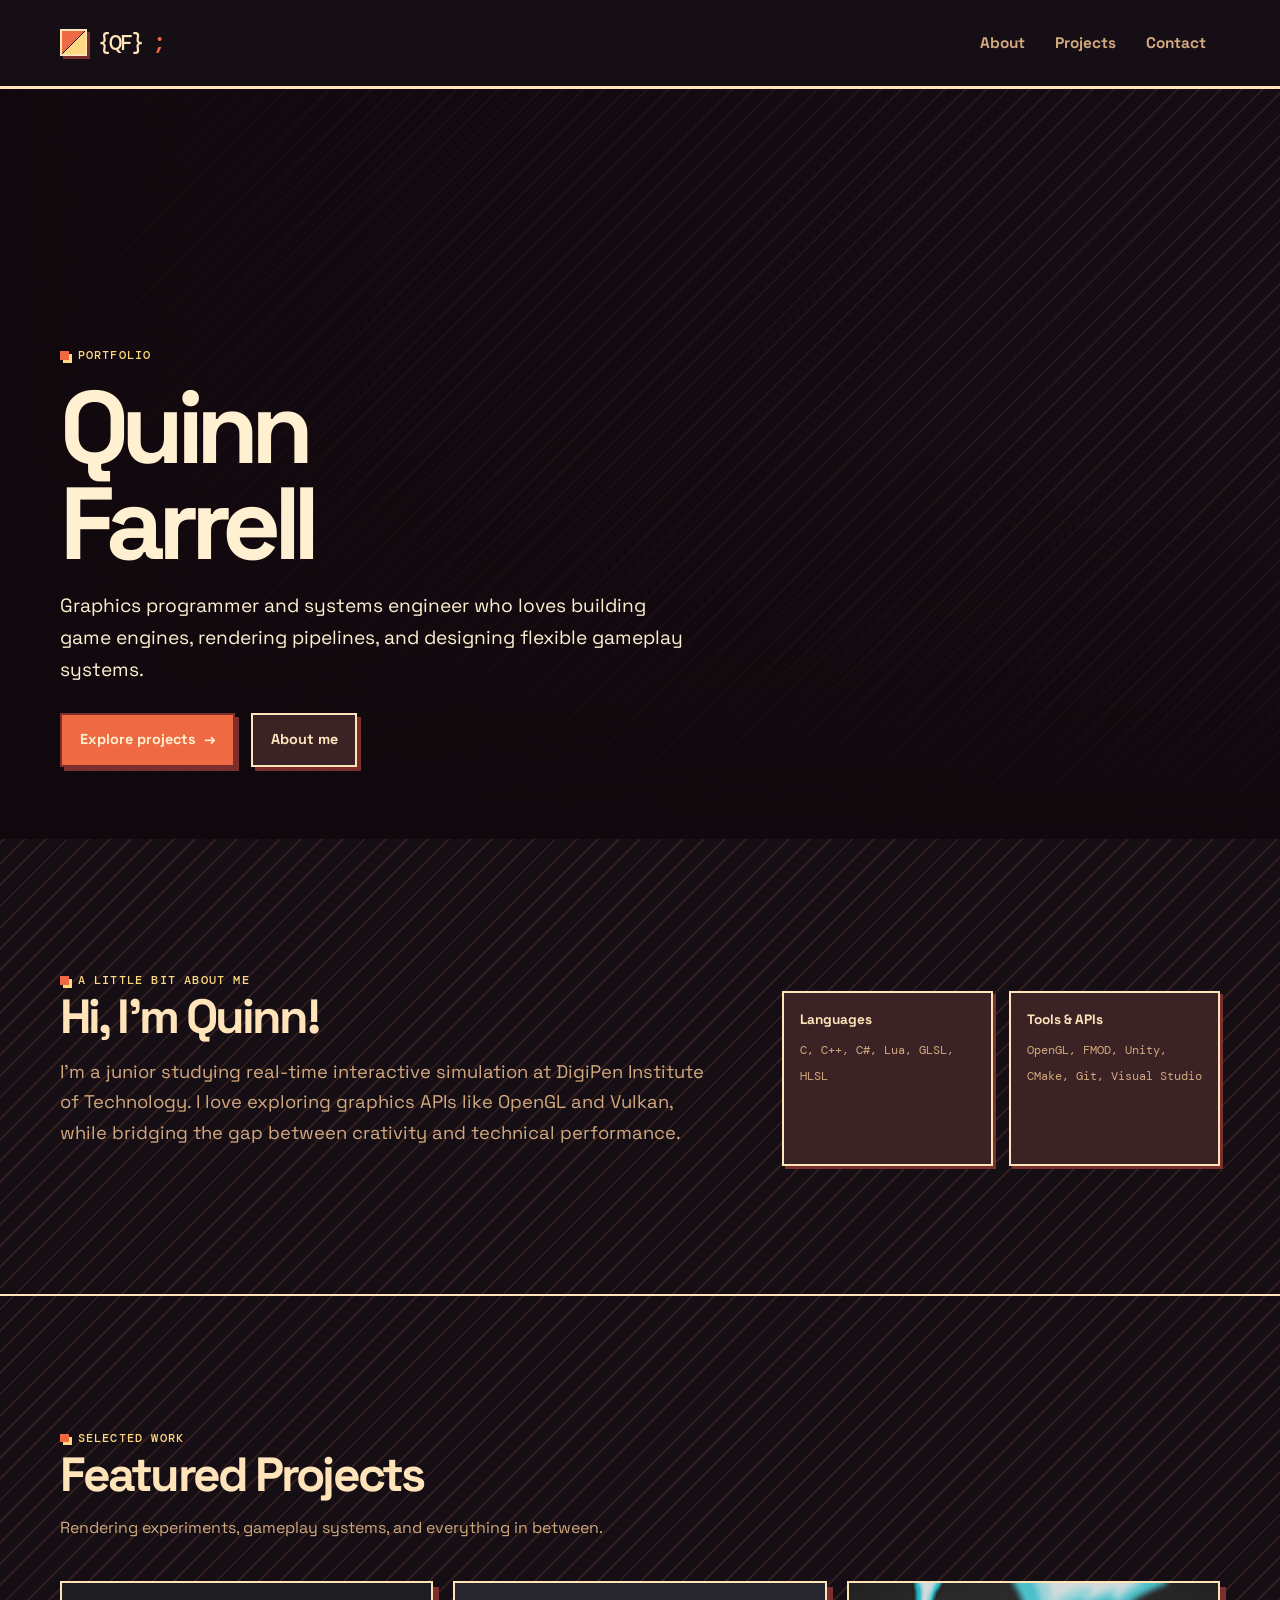
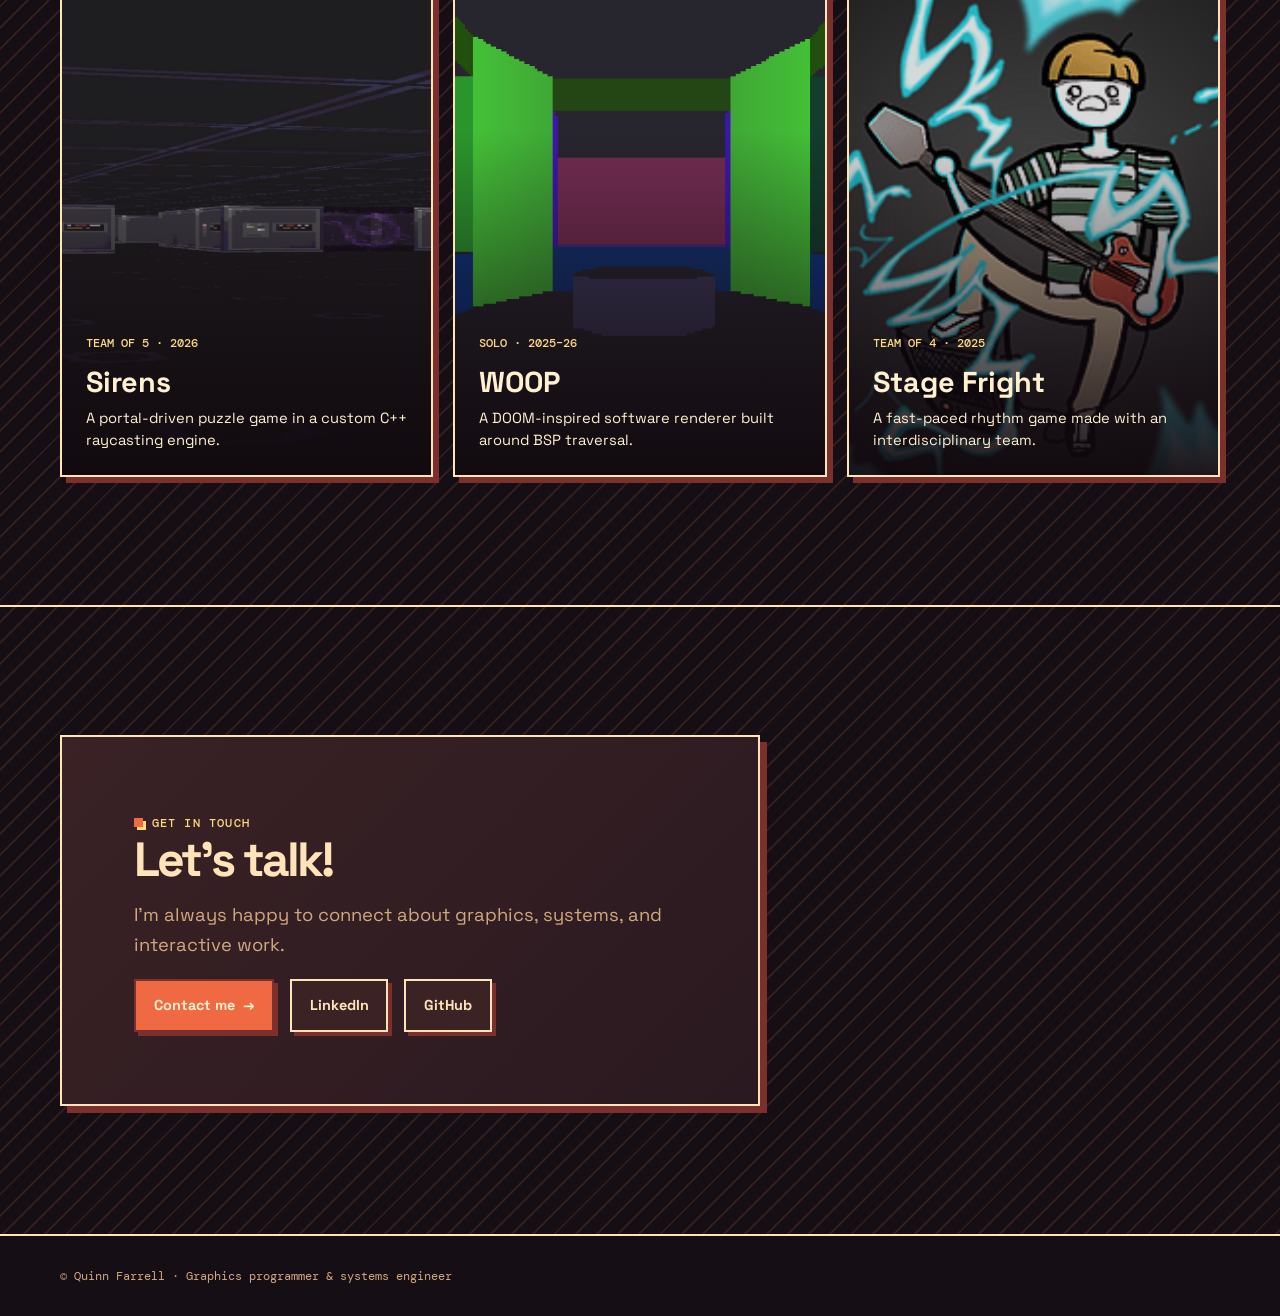
<file: index.html>
<!doctype html>
<html lang="en">
    <head>
        <meta charset="utf-8" />
        <meta name="viewport" content="width=device-width, initial-scale=1" />
        <meta
            name="description"
            content="Portfolio of Quinn Farrell, graphics programmer and systems engineer."
        />
        <title>Quinn Farrell · Graphics Programmer</title>
        <link rel="stylesheet" href="style.css" />
        <script src="nav.js" defer></script>
    </head>
    <body>
        <header class="site-header">
            <div class="nav-wrap">
                <a class="brand" href="index.html">{QF}<span>;</span></a>
                <nav class="site-nav" aria-label="Main navigation">
                    <a href="about.html">About</a
                    ><a href="projects.html">Projects</a
                    ><a href="contact.html">Contact</a>
                </nav>
            </div>
        </header>
        <main>
            <section class="hero">
                <video
                    class="hero-media"
                    autoplay
                    loop
                    muted
                    playsinline
                    disablepictureinpicture
                    aria-label="Highlights"
                >
                    <source src="woop/WOOP_Showcase.mp4" type="video/mp4" />
                </video>
                <div class="hero-content">
                    <div class="eyebrow">Portfolio</div>
                    <h1>Quinn<br />Farrell</h1>
                    <p class="hero-copy">
                        Graphics programmer and systems engineer who loves
                        building game engines, rendering pipelines, and
                        designing flexible gameplay systems.
                    </p>
                    <div class="button-row">
                        <a class="button" href="projects.html"
                            >Explore projects
                            <span aria-hidden="true">→</span></a
                        ><a class="button button--quiet" href="about.html"
                            >About me</a
                        >
                    </div>
                </div>
            </section>
            <section class="section">
                <div class="container about-grid">
                    <div>
                        <div class="eyebrow">A little bit about me</div>
                        <h2>Hi, I'm Quinn!</h2>
                        <p class="lede prose">
                            I’m a junior studying real-time interactive
                            simulation at DigiPen Institute of Technology. I
                            love exploring graphics APIs like OpenGL and Vulkan,
                            while bridging the gap between crativity and technical
                            performance.
                        </p>
                    </div>
                    <ul class="skills">
                        <li>
                            <strong>Languages</strong>
                            <span>C, C++, C#, Lua, GLSL, HLSL</span>
                        </li>
                        <li>
                            <strong>Tools & APIs</strong
                            ><span
                                >OpenGL, FMOD, Unity, CMake, Git, Visual
                                Studio</span
                            >
                        </li>
                    </ul>
                </div>
            </section>
            <section class="section">
                <div class="container">
                    <div class="section-heading">
                        <div class="eyebrow">Selected work</div>
                        <h2>Featured Projects</h2>
                        <p>
                            Rendering experiments, gameplay systems, and
                            everything in between.
                        </p>
                    </div>
                    <div class="project-grid">
                        <a class="project-card" href="sirens.html"
                            ><img
                                src="images/sirens.png"
                                alt="Sirens puzzle game"
                            />
                            <div class="project-meta">Team of 5 · 2026</div>
                            <h3>Sirens</h3>
                            <p>
                                A portal-driven puzzle game in a custom C++
                                raycasting engine.
                            </p></a
                        ><a class="project-card" href="woop.html"
                            ><img
                                src="images/woop.png"
                                alt="WOOP software renderer"
                            />
                            <div class="project-meta">Solo · 2025–26</div>
                            <h3>WOOP</h3>
                            <p>
                                A DOOM-inspired software renderer built around
                                BSP traversal.
                            </p></a
                        ><a class="project-card" href="stage-fright.html"
                            ><img
                                src="images/stage-fright.png"
                                alt="Stage Fright rhythm game"
                            />
                            <div class="project-meta">Team of 4 · 2025</div>
                            <h3>Stage Fright</h3>
                            <p>
                                A fast-paced rhythm game made with an
                                interdisciplinary team.
                            </p></a
                        >
                    </div>
                </div>
            </section>
            <section class="section">
                <div class="container">
                    <div class="contact-panel">
                        <div class="eyebrow">Get in touch</div>
                        <h2>Let's talk!</h2>
                        <p class="lede prose">
                            I’m always happy to connect about graphics, systems,
                            and interactive work.
                        </p>
                        <div class="button-row">
                            <a class="button" href="contact.html"
                                >Contact me <span aria-hidden="true">→</span></a
                            >
                            <a
                                class="button button--quiet"
                                href="https://www.linkedin.com/in/qafarrell/"
                                target="_blank"
                                rel="noopener noreferrer"
                                >LinkedIn</a
                            >
                            <a
                                class="button button--quiet"
                                href="https://www.github.com/quakken/"
                                target="_blank"
                                rel="noopener noreferrer"
                                >GitHub</a
                            >
                        </div>
                    </div>
                </div>
            </section>
        </main>
        <footer class="site-footer">
            <div class="container">
                © Quinn Farrell · Graphics programmer & systems engineer
            </div>
        </footer>
    </body>
</html>
</file>
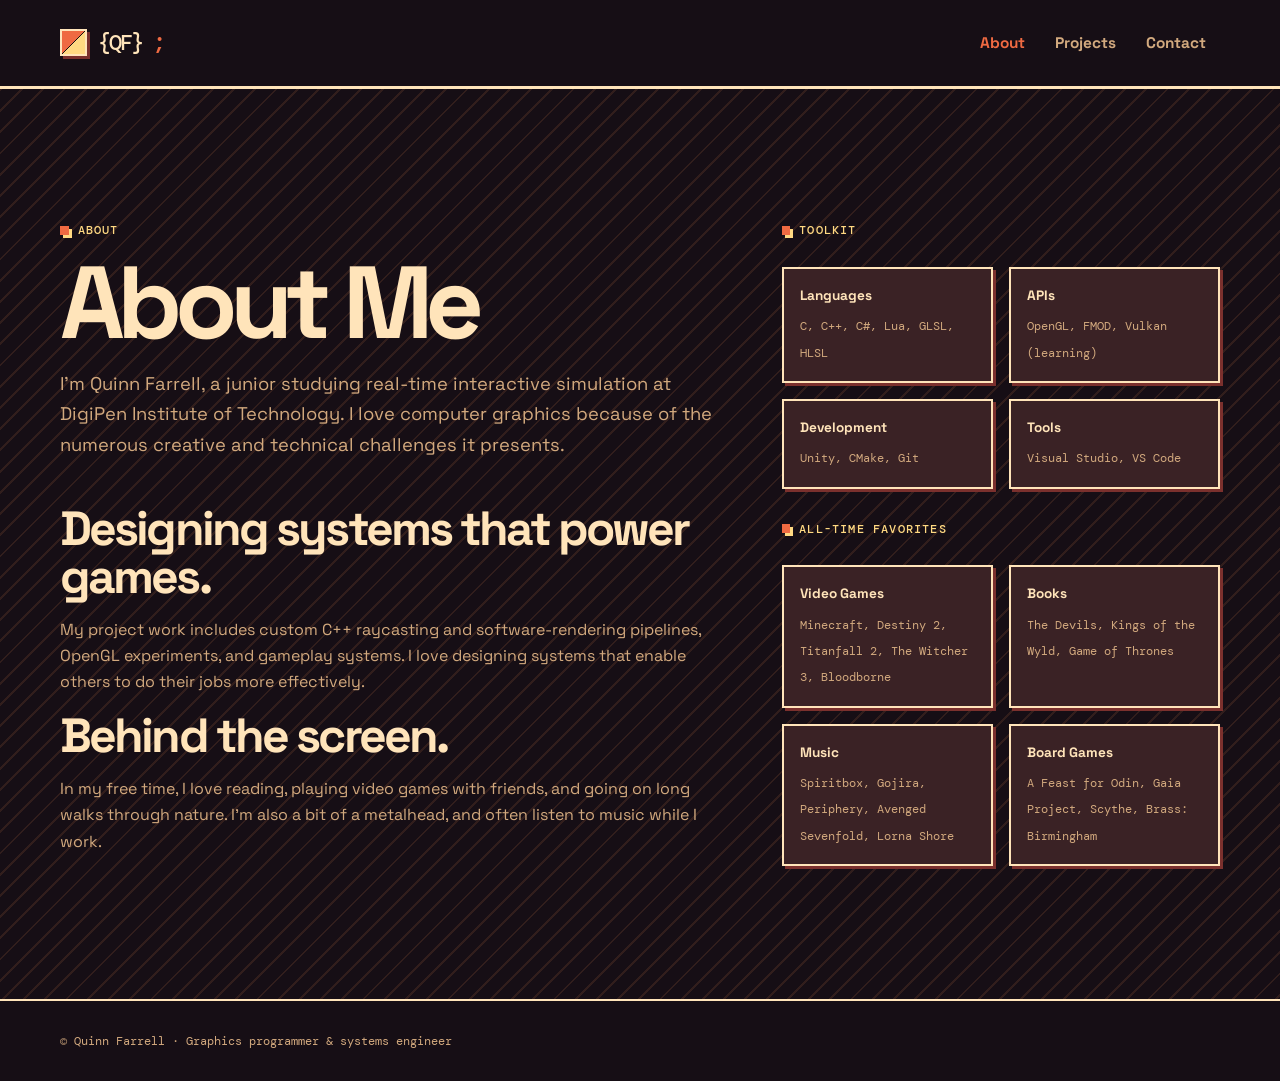
<file: about.html>
<!doctype html>
<html lang="en">
    <head>
        <meta charset="utf-8" />
        <meta name="viewport" content="width=device-width,initial-scale=1" />
        <title>About · Quinn Farrell</title>
        <link rel="stylesheet" href="style.css" />
        <script src="nav.js" defer></script>
    </head>
    <body>
        <header class="site-header">
            <div class="nav-wrap">
                <a class="brand" href="index.html">{QF}<span>;</span></a>
                <nav class="site-nav" aria-label="Main navigation">
                    <a href="about.html" aria-current="page">About</a
                    ><a href="projects.html">Projects</a
                    ><a href="contact.html">Contact</a>
                </nav>
            </div>
        </header>
        <main>
            <section class="section">
                <div class="container about-grid">
                    <div>
                        <div class="eyebrow">About</div>
                        <h1>About Me</h1>
                        <p class="lede prose">
                            I’m Quinn Farrell, a junior studying real-time
                            interactive simulation at DigiPen Institute of
                            Technology. I love computer graphics because of
                            the numerous creative and technical challenges
                            it presents.
                        </p>
                        <br>
                        <h2>Designing systems that power games.</h1>
                        <p class="prose">
                            My project work includes custom C++ raycasting and
                            software-rendering pipelines, OpenGL experiments, and
                            gameplay systems. I love designing systems that enable
                            others to do their jobs more effectively.
                        </p>
                        <h2>Behind the screen.</h2>
                        <p class="prose">
                            In my free time, I love reading, playing video games with
                            friends, and going on long walks through nature. I'm also
                            a bit of a metalhead, and often listen to music while I work.
                    </div>
                    <div>
                        <div class="eyebrow">Toolkit</div>
                        <ul class="skills">
                            <li>
                                <strong>Languages</strong
                                ><span>C, C++, C#, Lua, GLSL, HLSL</span>
                            </li>
                            <li>
                                <strong>APIs</strong
                                ><span>OpenGL, FMOD, Vulkan (learning)</span>
                            </li>
                            <li>
                                <strong>Development</strong
                                ><span>Unity, CMake, Git</span>
                            </li>
                            <li>
                                <strong>Tools</strong
                                ><span>Visual Studio, VS Code</span>
                            </li>
                        </ul>
                        <br>
                        <div class="eyebrow">All-Time Favorites</div>
                        <ul class="skills">
                            <li>
                                <strong>Video Games</strong>
                                <span>Minecraft, Destiny 2, Titanfall 2,
                                      The Witcher 3, Bloodborne</span>
                            </li>
                            <li>
                                <strong>Books</strong
                                ><span>The Devils, Kings of the Wyld,
                                       Game of Thrones</span>
                            </li>
                            <li>
                                <strong>Music</strong
                                ><span>Spiritbox, Gojira, Periphery,
                                       Avenged Sevenfold, Lorna Shore</span>
                            </li>
                            <li>
                                <strong>Board Games</strong
                                ><span>A Feast for Odin, Gaia Project,
                                       Scythe, Brass: Birmingham</span>
                            </li>
                        </ul>
                    </div>
                </div>
            </section>
        </main>
        <footer class="site-footer">
            <div class="container">
                © Quinn Farrell · Graphics programmer & systems engineer
            </div>
        </footer>
    </body>
</html>
</file>
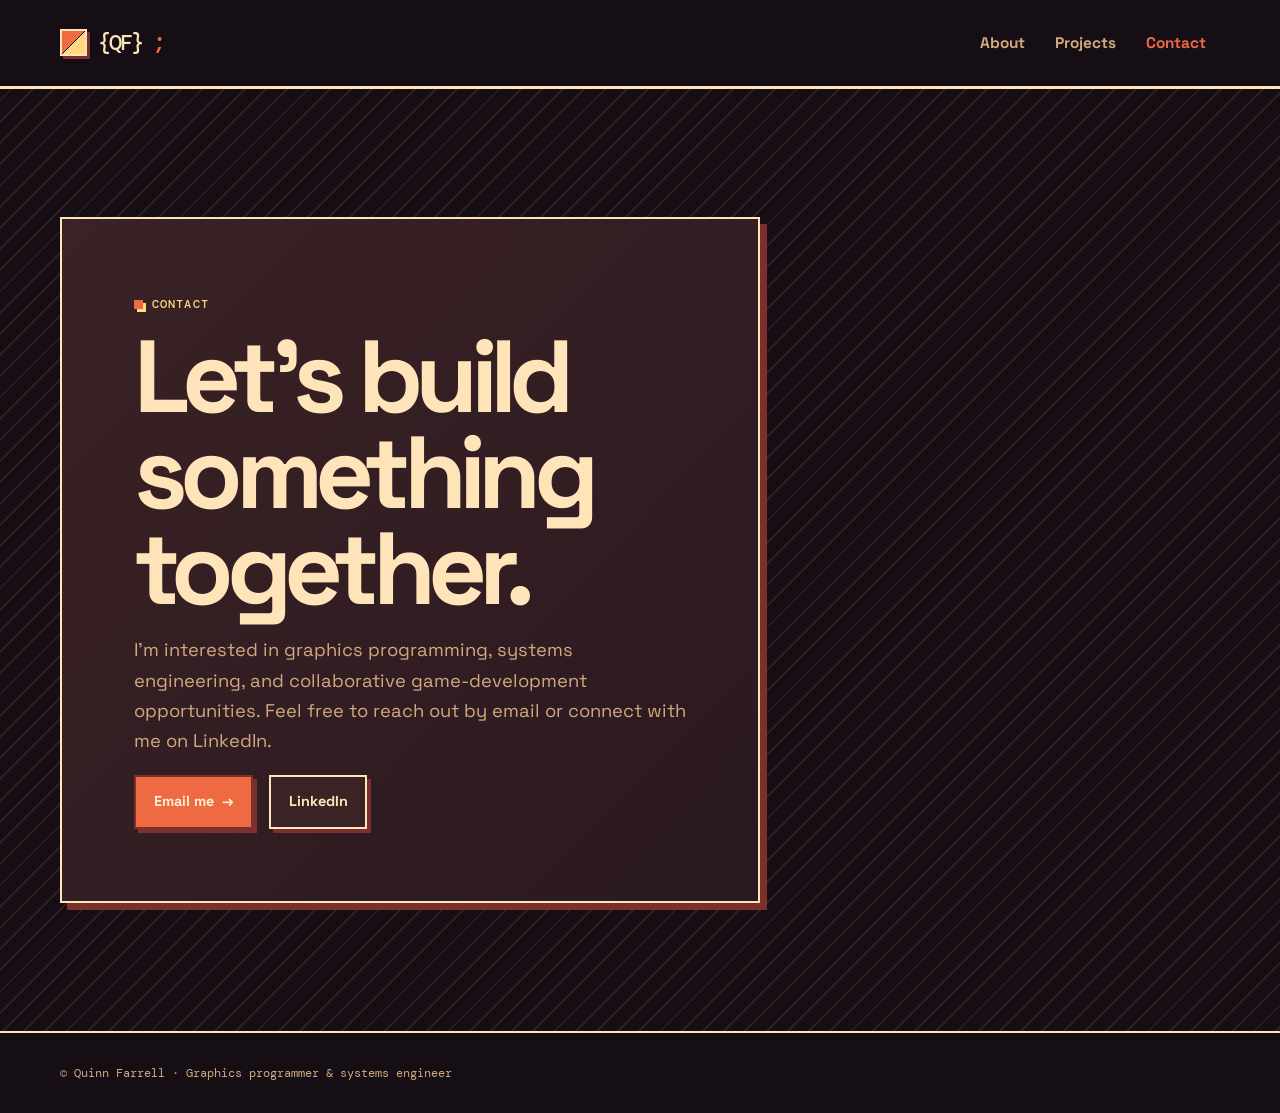
<file: contact.html>
<!doctype html>
<html lang="en">
    <head>
        <meta charset="utf-8" />
        <meta name="viewport" content="width=device-width,initial-scale=1" />
        <title>Contact · Quinn Farrell</title>
        <link rel="stylesheet" href="style.css" />
        <script src="nav.js" defer></script>
    </head>
    <body>
        <header class="site-header">
            <div class="nav-wrap">
                <a class="brand" href="index.html">{QF}<span>;</span></a>
                <nav class="site-nav" aria-label="Main navigation">
                    <a href="about.html">About</a
                    ><a href="projects.html">Projects</a
                    ><a href="contact.html" aria-current="page">Contact</a>
                </nav>
            </div>
        </header>
        <main>
            <section class="section">
                <div class="container">
                    <div class="contact-panel">
                        <div class="eyebrow">Contact</div>
                        <h1>Let’s build something together.</h1>
                        <p class="lede prose">
                            I’m interested in graphics programming, systems
                            engineering, and collaborative game-development
                            opportunities. Feel free to reach out by email
                            or connect with me on LinkedIn.
                        </p>
                        <div class="button-row">
                            <a class="button" href="mailto:qafarrell@gmail.com"
                                >Email me <span aria-hidden="true">→</span></a
                            ><a
                                class="button button--quiet"
                                href="https://www.linkedin.com/in/qafarrell/"
                                target="_blank"
                                rel="noopener noreferrer"
                                >LinkedIn</a
                            >
                        </div>
                    </div>
                </div>
            </section>
        </main>
        <footer class="site-footer">
            <div class="container">
                © Quinn Farrell · Graphics programmer & systems engineer
            </div>
        </footer>
    </body>
</html>
</file>
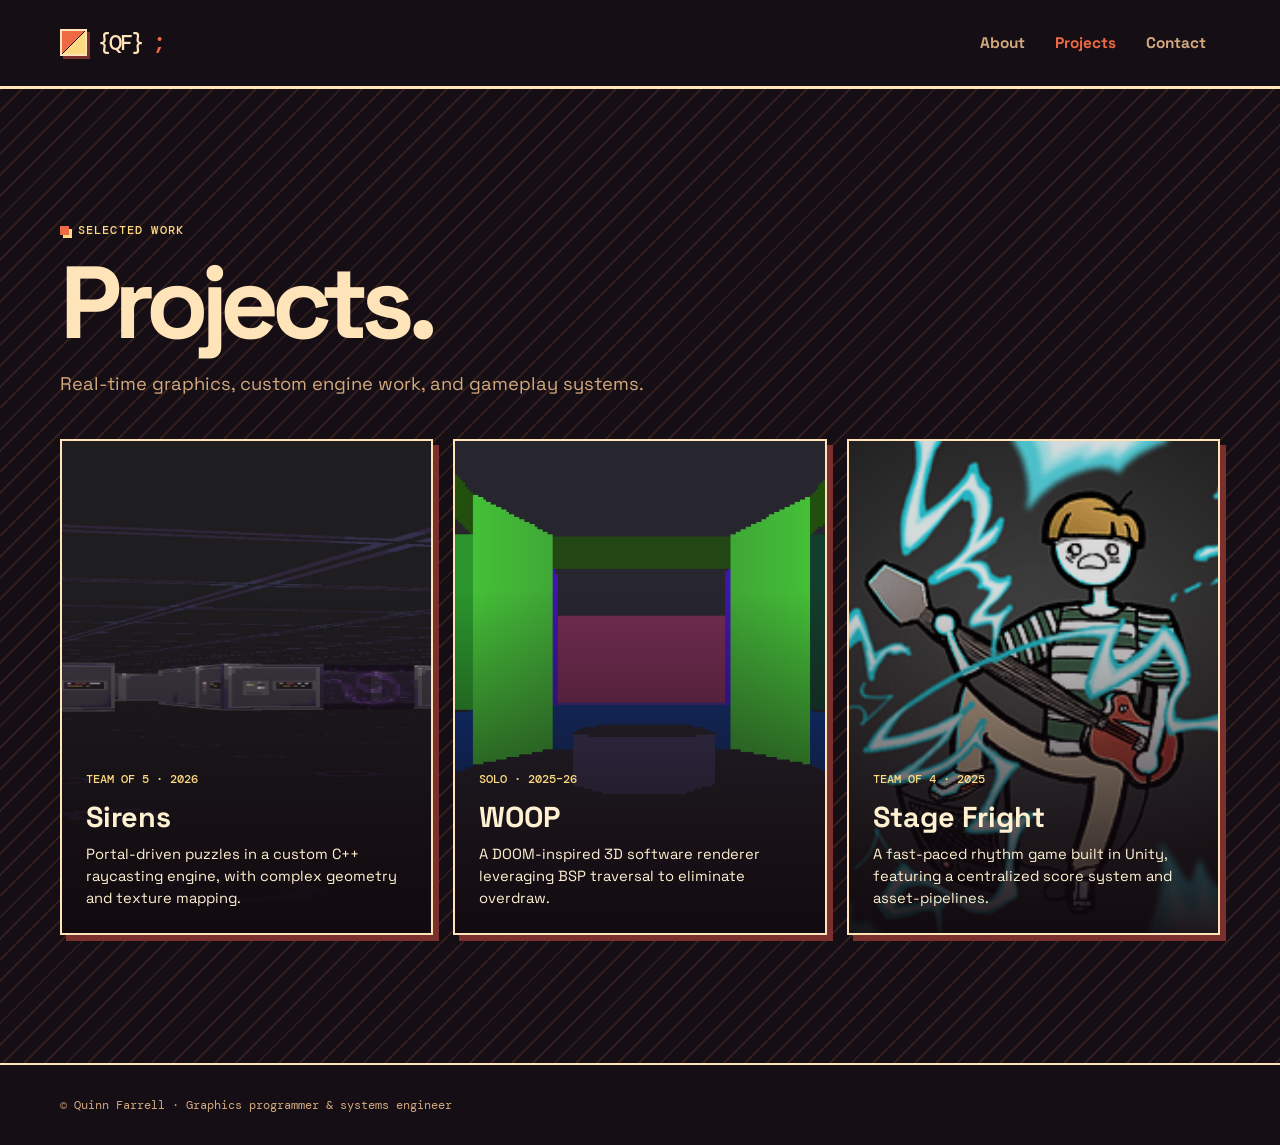
<file: projects.html>
<!doctype html>
<html lang="en">
    <head>
        <meta charset="utf-8" />
        <meta name="viewport" content="width=device-width,initial-scale=1" />
        <title>Projects · Quinn Farrell</title>
        <link rel="stylesheet" href="style.css" />
        <script src="nav.js" defer></script>
    </head>
    <body>
        <header class="site-header">
            <div class="nav-wrap">
                <a class="brand" href="index.html">{QF}<span>;</span></a>
                <nav class="site-nav" aria-label="Main navigation">
                    <a href="about.html">About</a
                    ><a href="projects.html" aria-current="page">Projects</a
                    ><a href="contact.html">Contact</a>
                </nav>
            </div>
        </header>
        <main>
            <section class="section">
                <div class="container">
                    <div class="section-heading">
                        <div class="eyebrow">Selected work</div>
                        <h1>Projects.</h1>
                        <p class="lede">
                            Real-time graphics, custom engine work, and gameplay
                            systems.
                        </p>
                    </div>
                    <div class="project-grid">
                        <a class="project-card" href="sirens.html"
                            ><img
                                src="images/sirens.png"
                                alt="Sirens game environment"
                            />
                            <div class="project-meta">Team of 5 · 2026</div>
                            <h3>Sirens</h3>
                            <p>
                                Portal-driven puzzles in a custom C++ raycasting
                                engine, with complex geometry and texture
                                mapping.
                            </p></a
                        ><a class="project-card" href="woop.html"
                            ><img
                                src="images/woop.png"
                                alt="WOOP software renderer"
                            />
                            <div class="project-meta">Solo · 2025–26</div>
                            <h3>WOOP</h3>
                            <p>
                                A DOOM-inspired 3D software renderer leveraging BSP
                                traversal to eliminate overdraw.
                            </p></a
                        ><a class="project-card" href="stage-fright.html"
                            ><img
                                src="images/stage-fright.png"
                                alt="Stage Fright rhythm game"
                            />
                            <div class="project-meta">Team of 4 · 2025</div>
                            <h3>Stage Fright</h3>
                            <p>
                                A fast-paced rhythm game built in Unity, featuring
                                a centralized score system and asset-pipelines.
                            </p></a
                        >
                    </div>
                </div>
            </section>
        </main>
        <footer class="site-footer">
            <div class="container">
                © Quinn Farrell · Graphics programmer & systems engineer
            </div>
        </footer>
    </body>
</html>
</file>
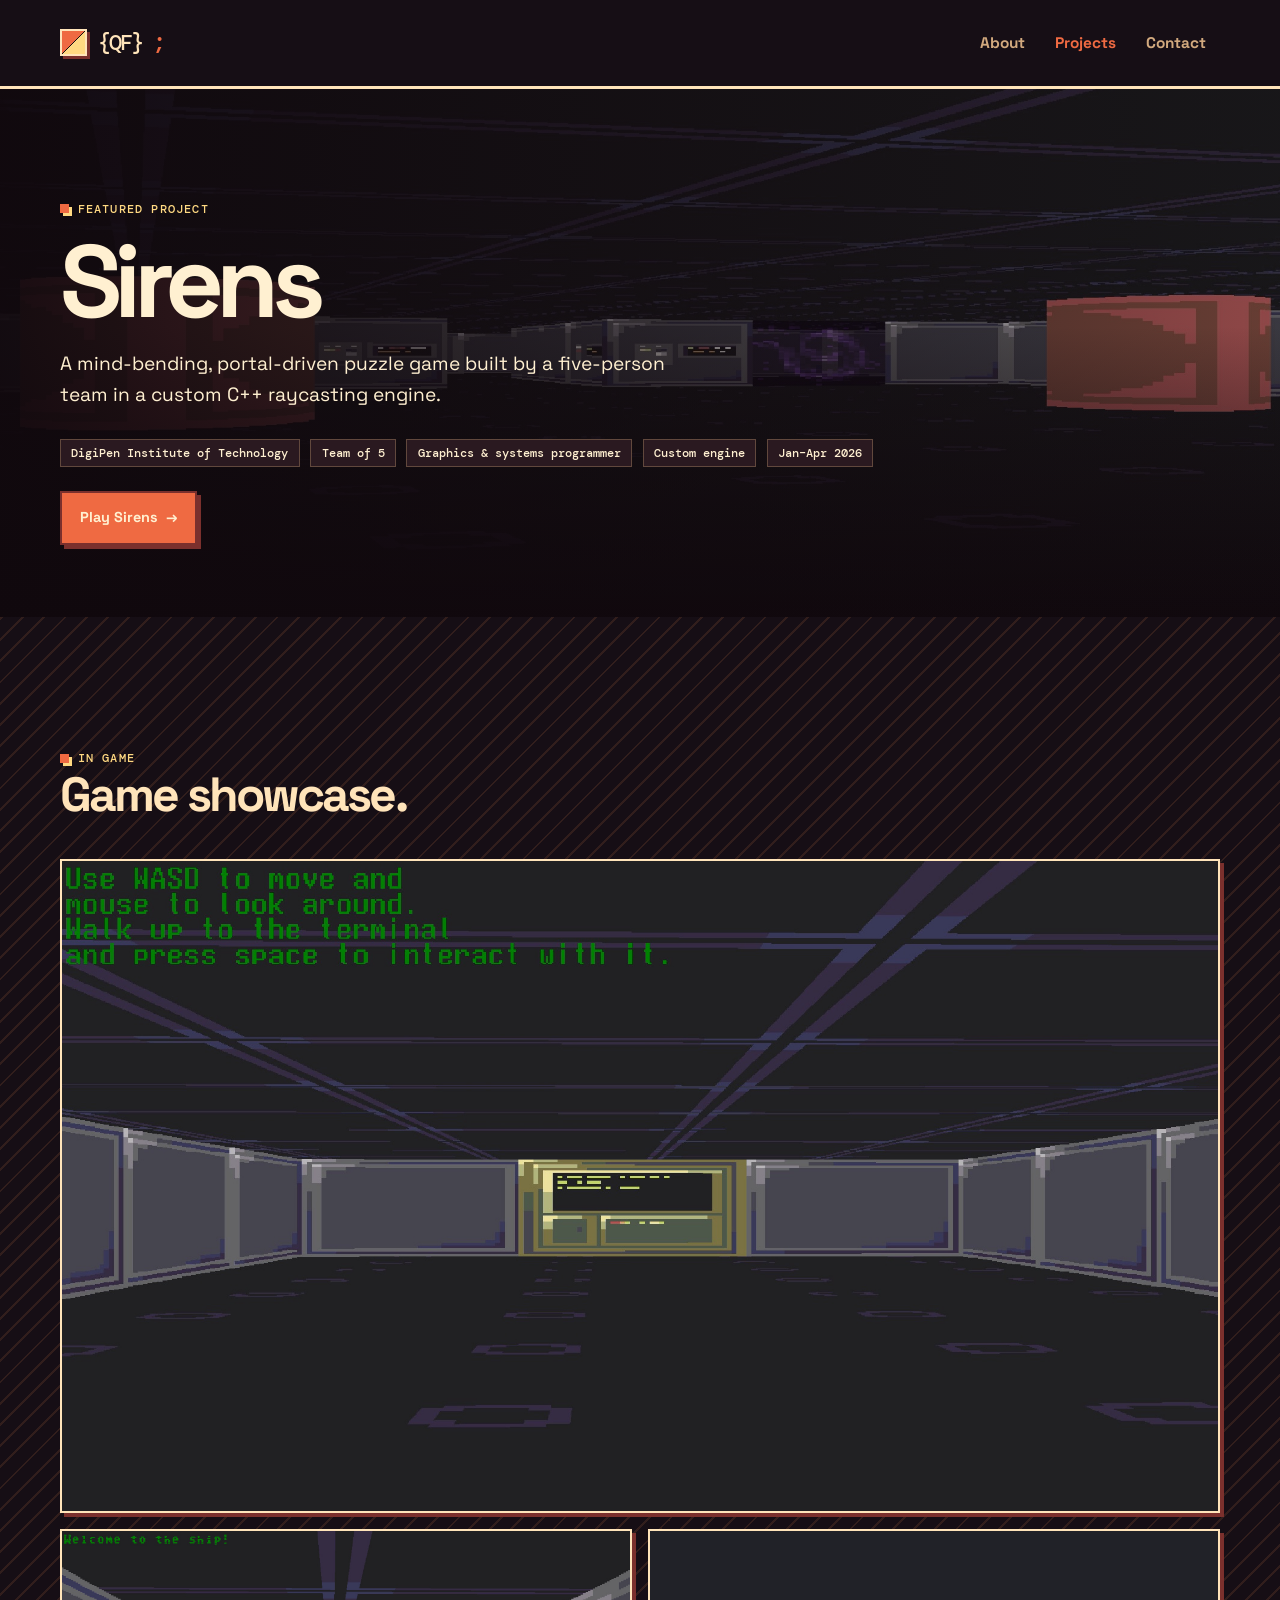
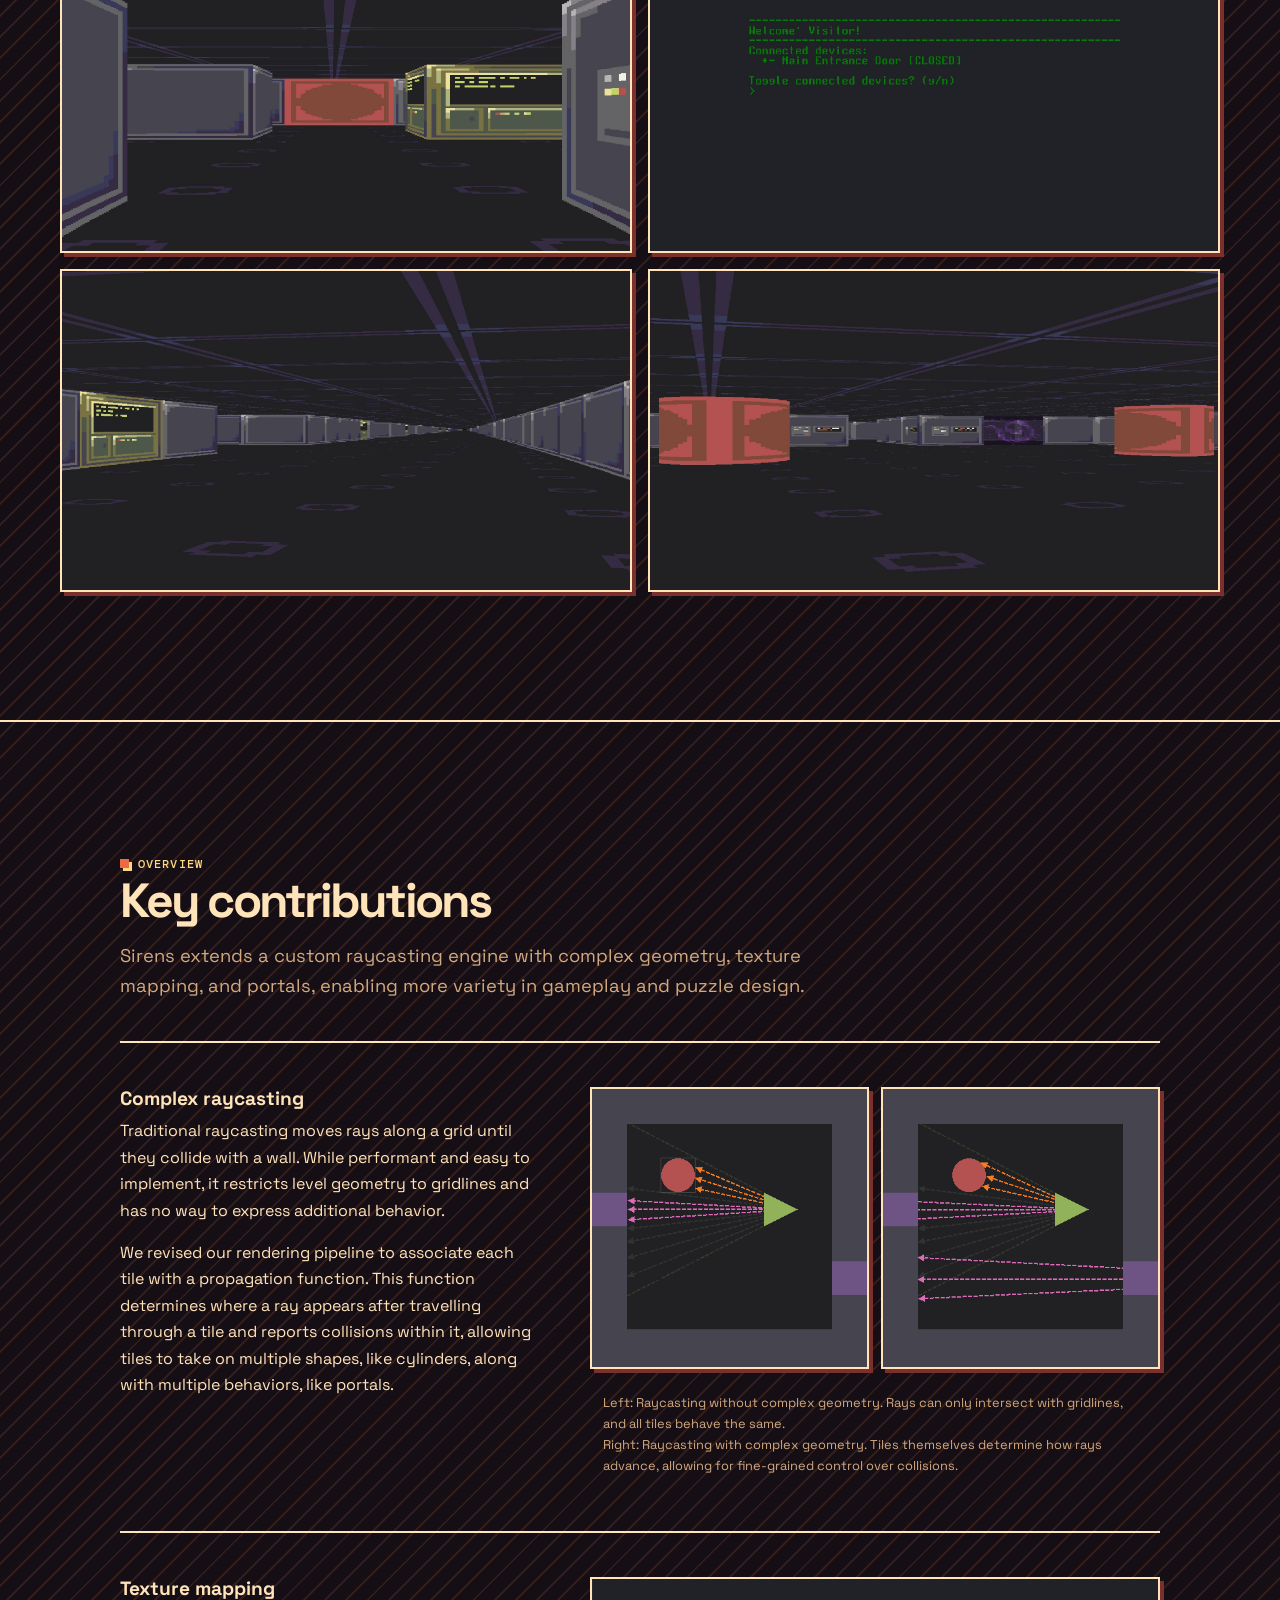
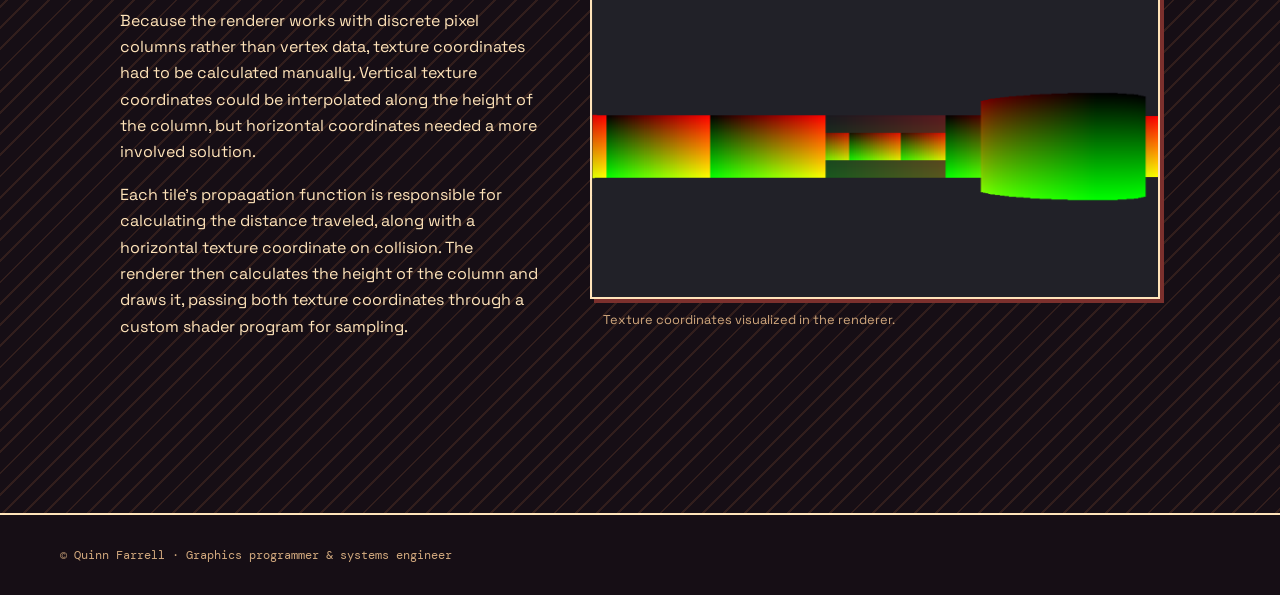
<file: sirens.html>
<!doctype html>
<html lang="en">
    <head>
        <meta charset="utf-8" />
        <meta name="viewport" content="width=device-width,initial-scale=1" />
        <meta
            name="description"
            content="Sirens: a portal-driven puzzle game built in a custom raycasting engine."
        />
        <title>Sirens · Quinn Farrell</title>
        <link rel="stylesheet" href="style.css" />
        <script src="nav.js" defer></script>
    </head>
    <body>
        <header class="site-header">
            <div class="nav-wrap">
                <a class="brand" href="index.html">{QF}<span>;</span></a>
                <nav class="site-nav" aria-label="Main navigation">
                    <a href="about.html">About</a
                    ><a href="projects.html" aria-current="page">Projects</a
                    ><a href="contact.html">Contact</a>
                </nav>
            </div>
        </header>
        <main>
            <section class="hero project-hero">
                <img
                    class="hero-media"
                    src="images/sirens.png"
                    alt="Sirens game scene"
                />
                <div class="hero-content">
                    <div class="eyebrow">Featured project</div>
                    <h1>Sirens</h1>
                    <p class="hero-copy">
                        A mind-bending, portal-driven puzzle game built by a
                        five-person team in a custom C++ raycasting engine.
                    </p>
                    <div class="fact-list">
                        <span class="fact">DigiPen Institute of Technology</span
                        ><span class="fact">Team of 5</span
                        ><span class="fact">Graphics & systems programmer</span
                        ><span class="fact">Custom engine</span
                        ><span class="fact">Jan–Apr 2026</span>
                    </div>
                    <div class="button-row">
                        <a
                            class="button"
                            href="https://quaak.itch.io/sirens"
                            target="_blank"
                            rel="noopener noreferrer"
                            >Play Sirens <span aria-hidden="true">→</span></a
                        >
                    </div>
                </div>
            </section>
            <section class="section">
                <div class="container">
                    <div class="section-heading">
                        <div class="eyebrow">In game</div>
                        <h2>Game showcase.</h2>
                    </div>
                    <div class="gallery">
                        <figure>
                            <img
                                src="sirens/images/Screenshot_01.png"
                                alt="Sirens game screenshot"
                            />
                        </figure>
                        <figure>
                            <img
                                src="sirens/images/Screenshot_02.png"
                                alt="Sirens game screenshot"
                            />
                        </figure>
                        <figure>
                            <img
                                src="sirens/images/Screenshot_03.png"
                                alt="Sirens game screenshot"
                            />
                        </figure>
                        <figure>
                            <img
                                src="sirens/images/Screenshot_04.png"
                                alt="Sirens game screenshot"
                            />
                        </figure>
                        <figure>
                            <img
                                src="sirens/images/Screenshot_05.png"
                                alt="Sirens game screenshot"
                            />
                        </figure>
                    </div>
                </div>
            </section>
            <section class="section">
                <div class="container article">
                    <div class="section-heading">
                        <div class="eyebrow">Overview</div>
                        <h2>Key contributions</h2>
                        <p class="lede">
                            Sirens extends a custom raycasting engine with
                            complex geometry, texture mapping, and
                            portals, enabling more variety in gameplay and
                            puzzle design.
                        </p>
                    </div>
                    <article class="article-section">
                        <div>
                            <h3>Complex raycasting</h3>
                            <p>
                                Traditional raycasting moves rays along a grid
                                until they collide with a wall. While performant
                                and easy to implement, it restricts level geometry
                                to gridlines and has no way to express additional
                                behavior.
                            </p>
                            <p>
                                We revised our rendering pipeline to associate
                                each tile with a propagation function. This function
                                determines where a ray appears after travelling
                                through a tile and reports collisions within it,
                                allowing tiles to take on multiple shapes, like
                                cylinders, along with multiple behaviors, like
                                portals.
                            </p>
                        </div>
                        <div class="image-pair">
                            <figure>
                                <img
                                    src="sirens/images/StandardGeometry_Diagram.png"
                                    alt="Traditional raycasting diagram"
                                />
                            </figure>
                            <figure>
                                <img
                                    src="sirens/images/ComplexGeometry_Diagram.png"
                                    alt="Complex geometry raycasting diagram"
                                />
                            </figure>
                            <figcaption>
                                Left: Raycasting without complex geometry. Rays can
                                only intersect with gridlines, and all tiles behave
                                the same.
                                <br>
                                Right: Raycasting with complex geometry. Tiles
                                themselves determine how rays advance, allowing for
                                fine-grained control over collisions.
                            </figcaption>
                        </div>
                    </article>
                    <article class="article-section">
                        <div>
                            <h3>Texture mapping</h3>
                            <p>
                                Because the renderer works with discrete pixel
                                columns rather than vertex data, texture
                                coordinates had to be calculated manually.
                                Vertical texture coordinates could be interpolated
                                along the height of the column, but horizontal
                                coordinates needed a more involved solution.
                            </p>
                            <p>
                                Each tile's propagation function is responsible
                                for calculating the distance traveled, along with
                                a horizontal texture coordinate on collision. The
                                renderer then calculates the height of the column
                                and draws it, passing both texture coordinates
                                through a custom shader program for sampling.
                            </p>
                        </div>
                        <figure>
                            <img
                                src="sirens/images/TextureMapping.png"
                                alt="Texture coordinates visualized in Sirens"
                            />
                            <figcaption>
                                Texture coordinates visualized in the renderer.
                            </figcaption>
                        </figure>
                    </article>
                </div>
            </section>
        </main>
        <footer class="site-footer">
            <div class="container">
                © Quinn Farrell · Graphics programmer & systems engineer
            </div>
        </footer>
    </body>
</html>
</file>
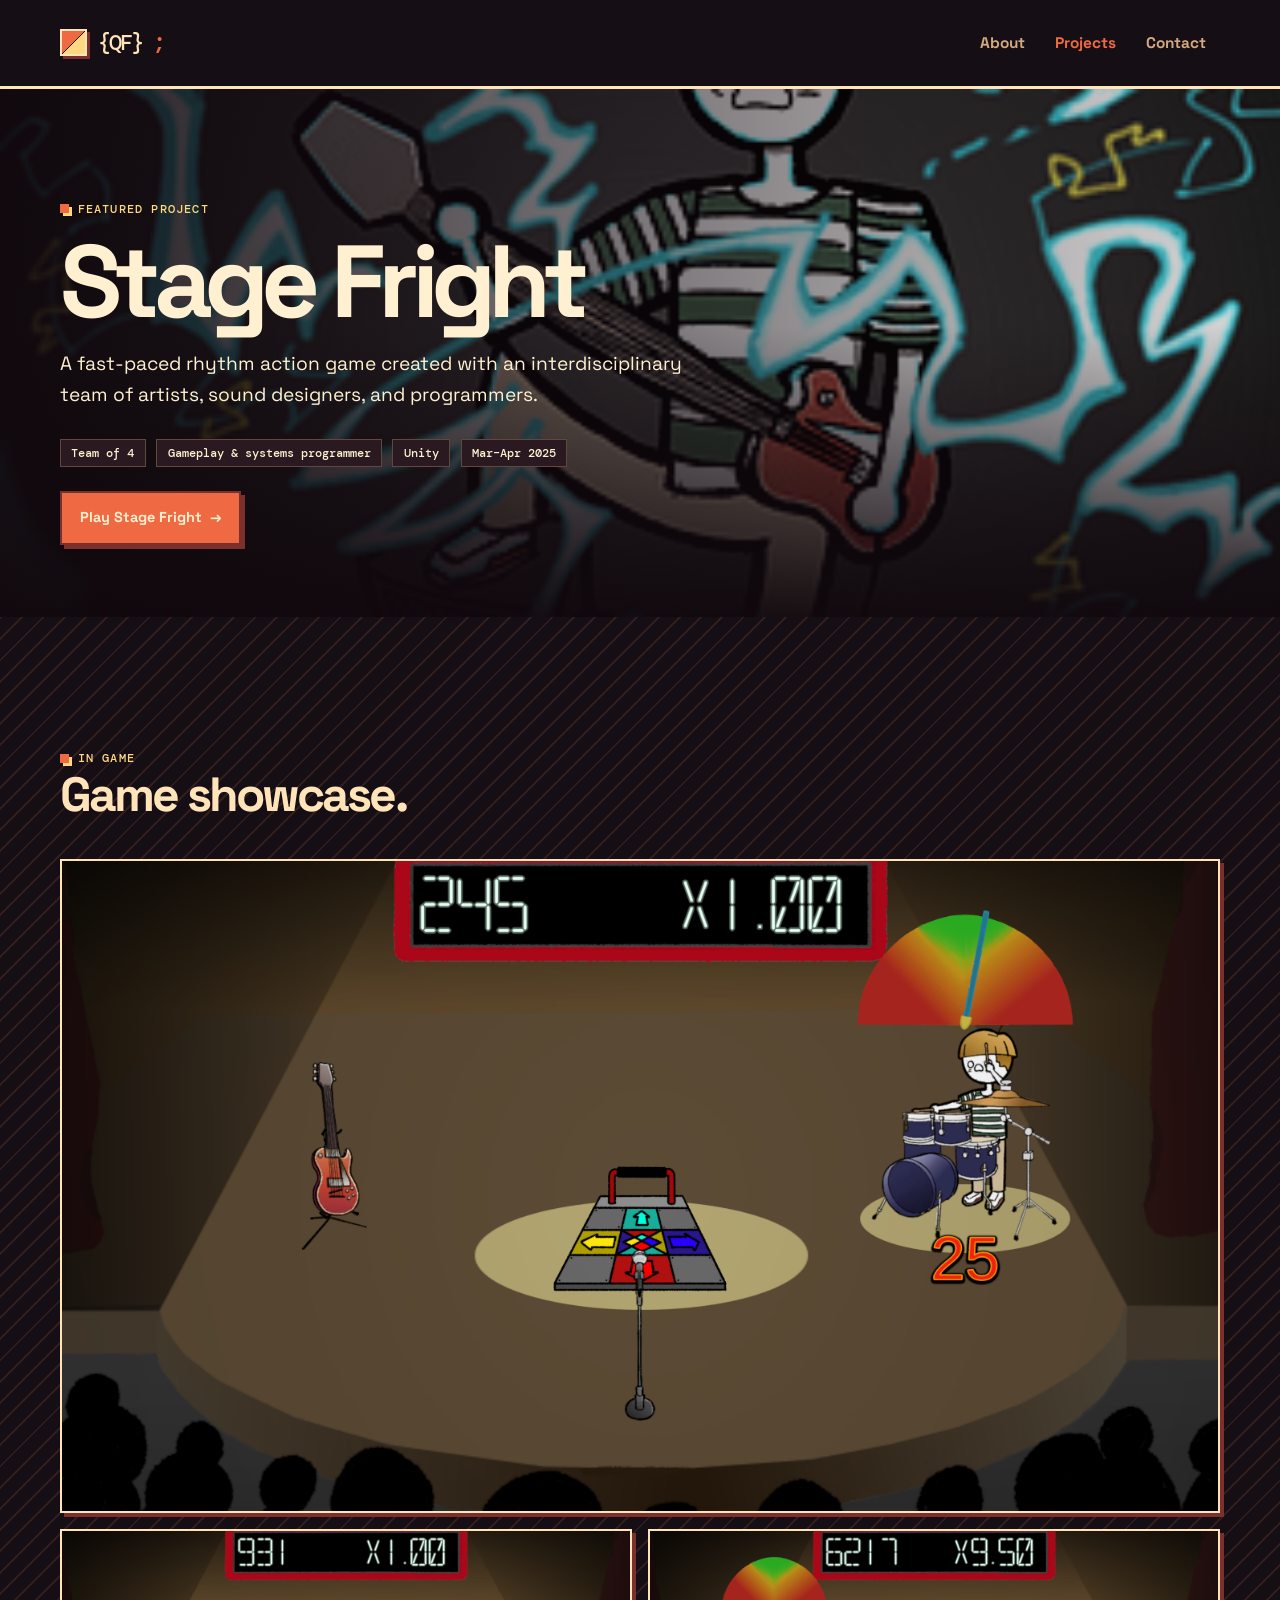
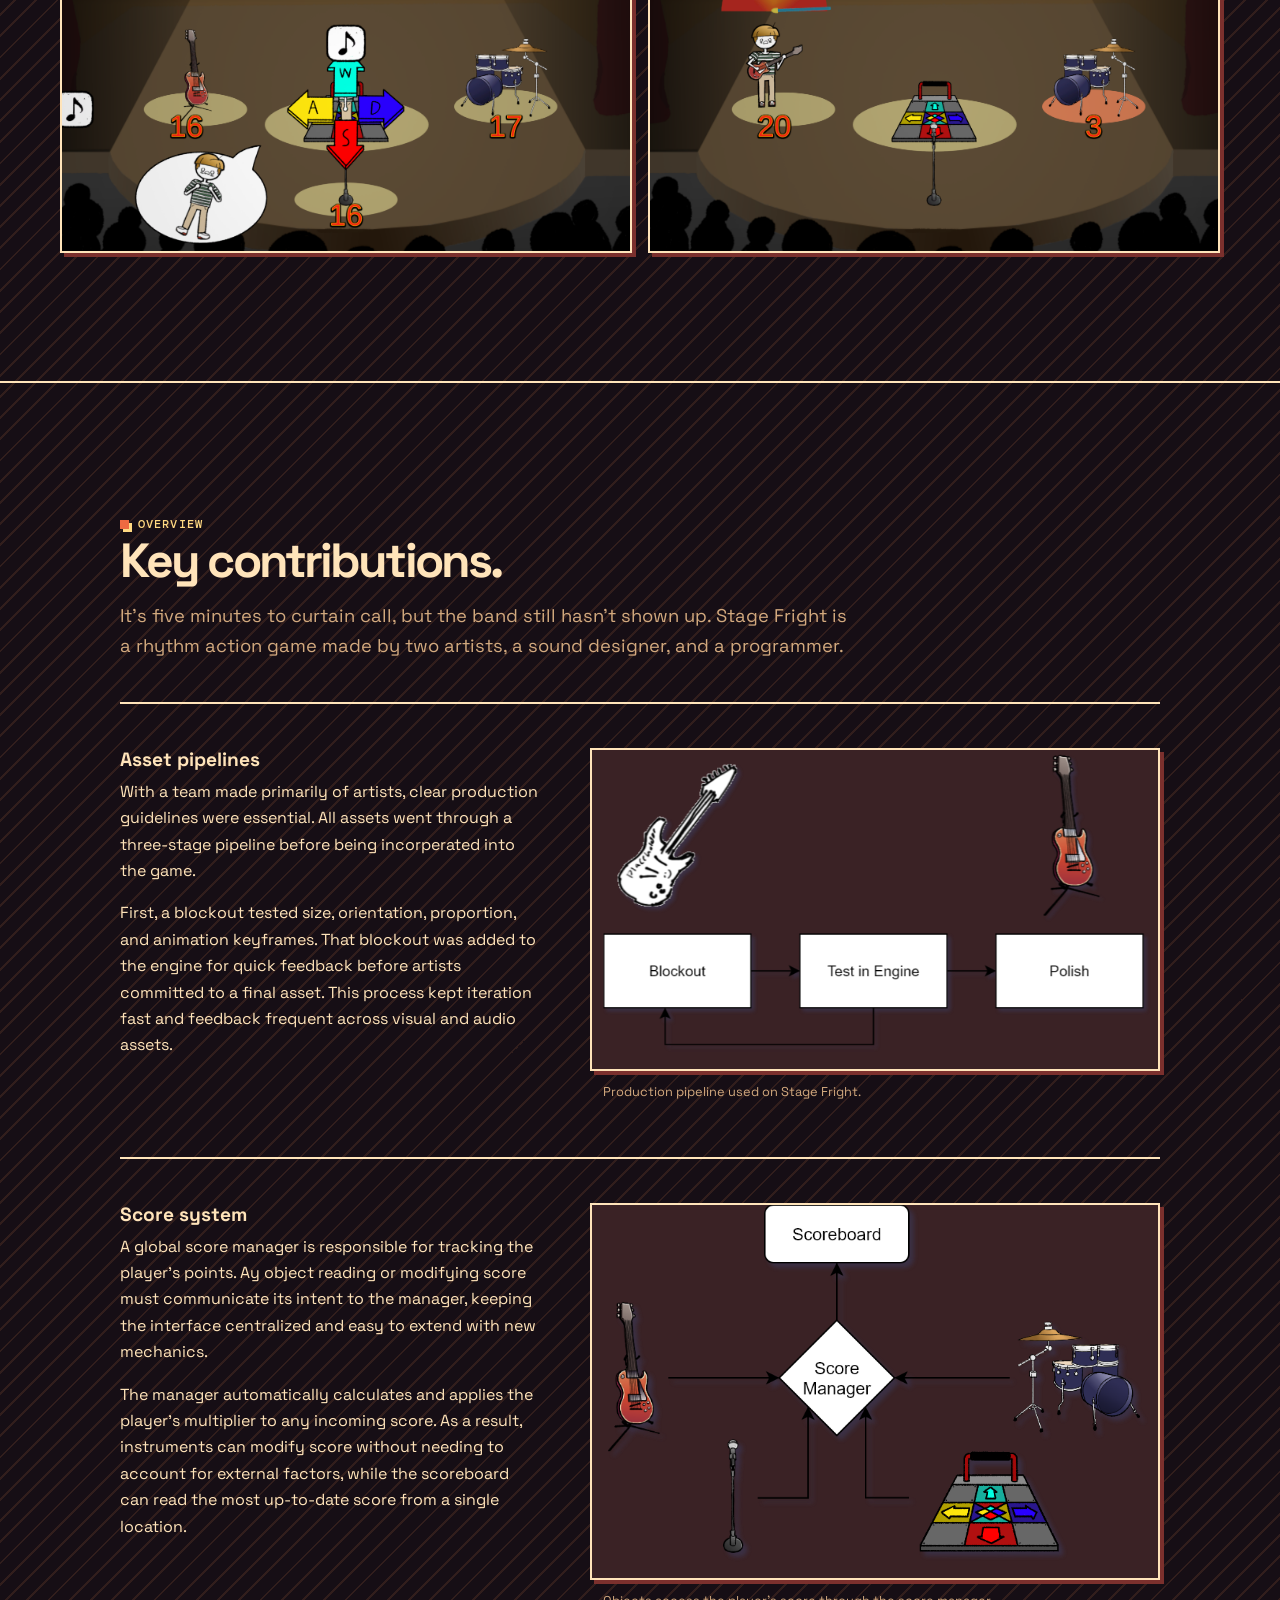
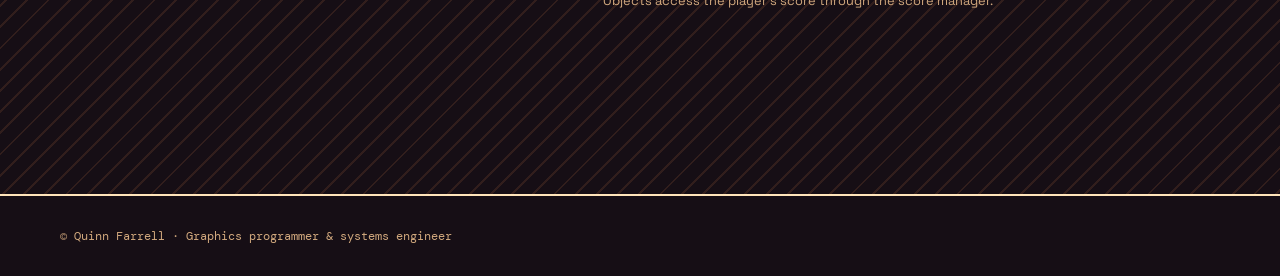
<file: stage-fright.html>
<!doctype html>
<html lang="en">
    <head>
        <meta charset="utf-8" />
        <meta name="viewport" content="width=device-width,initial-scale=1" />
        <meta
            name="description"
            content="Stage Fright: a fast-paced Unity rhythm game."
        />
        <title>Stage Fright · Quinn Farrell</title>
        <link rel="stylesheet" href="style.css" />
        <script src="nav.js" defer></script>
    </head>
    <body>
        <header class="site-header">
            <div class="nav-wrap">
                <a class="brand" href="index.html">{QF}<span>;</span></a>
                <nav class="site-nav" aria-label="Main navigation">
                    <a href="about.html">About</a
                    ><a href="projects.html" aria-current="page">Projects</a
                    ><a href="contact.html">Contact</a>
                </nav>
            </div>
        </header>
        <main>
            <section class="hero project-hero">
                <img
                    class="hero-media"
                    src="images/stage-fright.png"
                    alt="Stage Fright game scene"
                />
                <div class="hero-content">
                    <div class="eyebrow">Featured project</div>
                    <h1>Stage Fright</h1>
                    <p class="hero-copy">
                        A fast-paced rhythm action game created with an
                        interdisciplinary team of artists, sound designers, and
                        programmers.
                    </p>
                    <div class="fact-list">
                        <span class="fact">Team of 4</span
                        ><span class="fact">Gameplay & systems programmer</span
                        ><span class="fact">Unity</span
                        ><span class="fact">Mar–Apr 2025</span>
                    </div>
                    <div class="button-row">
                        <a class="button" href="https://digipen-academy-wanic.itch.io/2025-stage-fright" target="_blank" rel="noopener noreferrer">Play Stage Fright <span aria-hidden="true">→</span></a>
                    </div>
                </div>
            </section>
            <section class="section">
                <div class="container">
                    <div class="section-heading">
                        <div class="eyebrow">In game</div>
                        <h2>Game showcase.</h2>
                    </div>
                    <div class="gallery">
                        <figure>
                            <img
                                src="stage-fright/images/Screenshot_01.png"
                                alt="Stage Fright game screenshot"
                            />
                        </figure>
                        <figure>
                            <img
                                src="stage-fright/images/Screenshot_02.png"
                                alt="Stage Fright game screenshot"
                            />
                        </figure>
                        <figure>
                            <img
                                src="stage-fright/images/Screenshot_03.png"
                                alt="Stage Fright game screenshot"
                            />
                        </figure>
                    </div>
                </div>
            </section>
            <section class="section">
                <div class="container article">
                    <div class="section-heading">
                        <div class="eyebrow">Overview</div>
                        <h2>Key contributions.</h2>
                        <p class="lede">
                            It’s five minutes to curtain call, but the band
                            still hasn’t shown up. Stage Fright is a rhythm
                            action game made by two artists, a sound designer,
                            and a programmer.
                        </p>
                    </div>
                    <article class="article-section">
                        <div>
                            <h3>Asset pipelines</h3>
                            <p>
                                With a team made primarily of artists, clear
                                production guidelines were essential. All assets
                                went through a three-stage pipeline before being
                                incorperated into the game.
                            </p>
                            <p>
                                First, a blockout tested size, orientation,
                                proportion, and animation keyframes. That
                                blockout was added to the engine for quick
                                feedback before artists committed to a final
                                asset. This process kept iteration fast and
                                feedback frequent across visual and audio
                                assets.
                            </p>
                        </div>
                        <figure>
                            <img
                                src="stage-fright/images/StageFright-AssetPipeline.png"
                                alt="Stage Fright asset pipeline flowchart"
                            />
                            <figcaption>
                                Production pipeline used on Stage Fright.
                            </figcaption>
                        </figure>
                    </article>
                    <article class="article-section">
                        <div>
                            <h3>Score system</h3>
                            <p>
                                A global score manager is responsible for tracking
                                the player's points. Ay object reading or modifying
                                score must communicate its intent to the manager,
                                keeping the interface centralized and easy to extend
                                with new mechanics.
                            </p>
                            <p>
                                The manager automatically calculates and applies
                                the player’s multiplier to any incoming score.
                                As a result, instruments can modify score without
                                needing to account for external factors, while the
                                scoreboard can read the most up-to-date score from a
                                single location.
                            </p>
                        </div>
                        <figure>
                            <img
                                src="stage-fright/images/StageFright-ScoreManager.png"
                                alt="Stage Fright score manager flowchart"
                            />
                            <figcaption>
                                Objects access the player’s score through the
                                score manager.
                            </figcaption>
                        </figure>
                    </article>
                </div>
            </section>
        </main>
        <footer class="site-footer">
            <div class="container">
                © Quinn Farrell · Graphics programmer & systems engineer
            </div>
        </footer>
    </body>
</html>
</file>
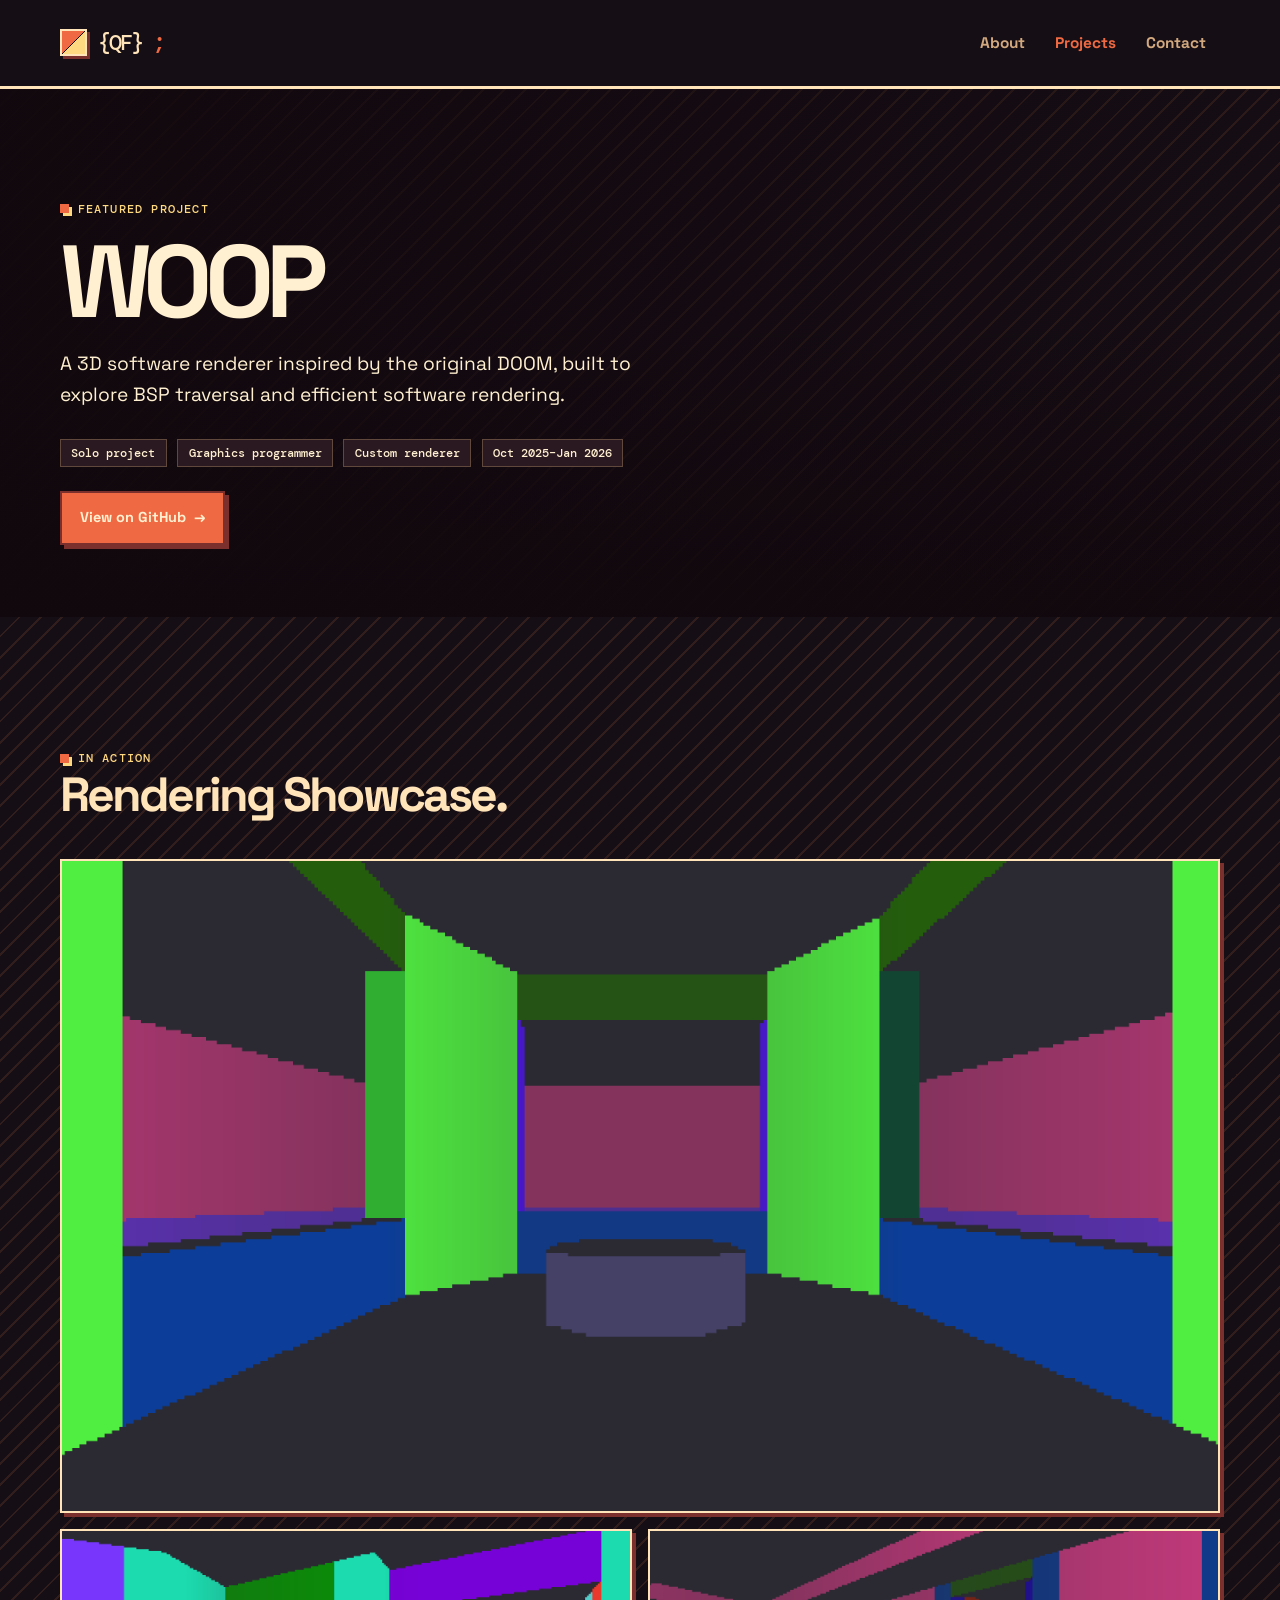
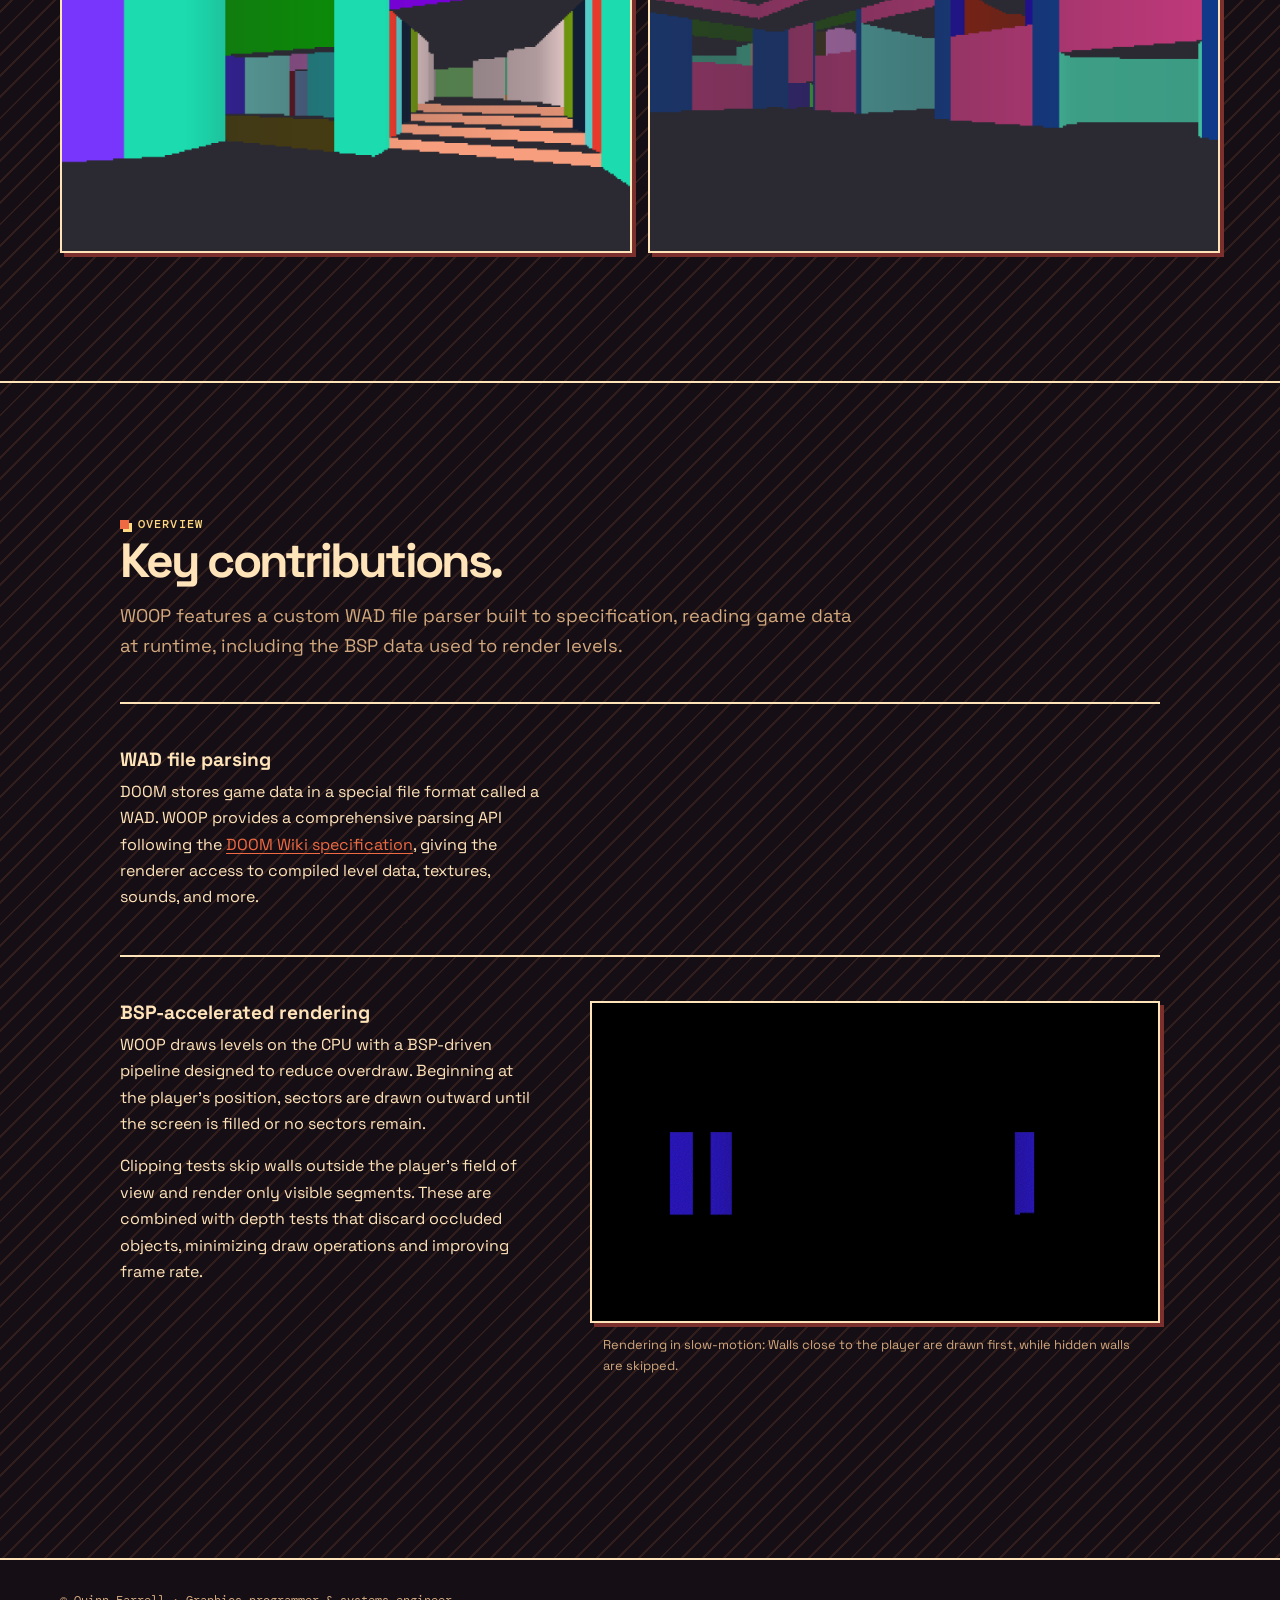
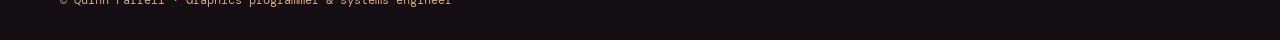
<file: woop.html>
<!doctype html>
<html lang="en">
    <head>
        <meta charset="utf-8" />
        <meta name="viewport" content="width=device-width,initial-scale=1" />
        <meta
            name="description"
            content="WOOP: a DOOM-inspired 3D software renderer."
        />
        <title>WOOP · Quinn Farrell</title>
        <link rel="stylesheet" href="style.css" />
        <script src="nav.js" defer></script>
    </head>
    <body>
        <header class="site-header">
            <div class="nav-wrap">
                <a class="brand" href="index.html">{QF}<span>;</span></a>
                <nav class="site-nav" aria-label="Main navigation">
                    <a href="about.html">About</a
                    ><a href="projects.html" aria-current="page">Projects</a
                    ><a href="contact.html">Contact</a>
                </nav>
            </div>
        </header>
        <main>
            <section class="hero project-hero">
                <video
                    class="hero-media"
                    autoplay
                    loop
                    muted
                    playsinline
                    disablepictureinpicture
                    aria-label="WOOP renderer showcase"
                >
                    <source src="woop/WOOP_Showcase.mp4" type="video/mp4" />
                </video>
                <div class="hero-content">
                    <div class="eyebrow">Featured project</div>
                    <h1>WOOP</h1>
                    <p class="hero-copy">
                        A 3D software renderer inspired by the original DOOM,
                        built to explore BSP traversal and efficient software
                        rendering.
                    </p>
                    <div class="fact-list">
                        <span class="fact">Solo project</span
                        ><span class="fact">Graphics programmer</span
                        ><span class="fact">Custom renderer</span
                        ><span class="fact">Oct 2025–Jan 2026</span>
                    </div>
                    <div class="button-row">
                        <a
                            class="button"
                            href="https://github.com/Quakken/woop"
                            target="_blank"
                            rel="noopener noreferrer"
                            >View on GitHub <span aria-hidden="true">→</span></a
                        >
                    </div>
                </div>
            </section>
            <section class="section">
                <div class="container">
                    <div class="section-heading">
                        <div class="eyebrow">In action</div>
                        <h2>Rendering Showcase.</h2>
                    </div>
                    <div class="gallery">
                        <figure>
                            <img
                                src="woop/images/Screenshot_01.png"
                                alt="WOOP renderer scene"
                            />
                        </figure>
                        <figure>
                            <img
                                src="woop/images/Screenshot_02.png"
                                alt="WOOP renderer scene"
                            />
                        </figure>
                        <figure>
                            <img
                                src="woop/images/Screenshot_03.png"
                                alt="WOOP renderer scene"
                            />
                        </figure>
                    </div>
                </div>
            </section>
            <section class="section">
                <div class="container article">
                    <div class="section-heading">
                        <div class="eyebrow">Overview</div>
                        <h2>Key contributions.</h2>
                        <p class="lede">
                            WOOP features a custom WAD file parser built to
                            specification, reading game data at runtime,
                            including the BSP data used to render levels.
                        </p>
                    </div>
                    <article class="article-section">
                        <div>
                            <h3>WAD file parsing</h3>
                            <p>
                                DOOM stores game data in a special file format
                                called a WAD. WOOP provides a comprehensive
                                parsing API following the
                                <a
                                    class="text-link"
                                    href="https://www.doomwiki.org/wiki/WAD"
                                    >DOOM Wiki specification</a
                                >, giving the renderer access to compiled level
                                data, textures, sounds, and more.
                            </p>
                        </div>
                    </article>
                    <article class="article-section">
                        <div>
                            <h3>BSP-accelerated rendering</h3>
                            <p>
                                WOOP draws levels on the CPU with a BSP-driven
                                pipeline designed to reduce overdraw. Beginning
                                at the player’s position, sectors are drawn
                                outward until the screen is filled or no sectors
                                remain.
                            </p>
                            <p>
                                Clipping tests skip walls outside the player’s
                                field of view and render only visible segments.
                                These are combined with depth tests that discard
                                occluded objects, minimizing draw operations and
                                improving frame rate.
                            </p>
                        </div>
                        <figure>
                            <img
                                src="woop/images/E1M1_Rendering.gif"
                                alt="Front-to-back rendering in WOOP"
                            />
                            <figcaption>
                                Rendering in slow-motion: Walls close to the
                                player are drawn first, while hidden walls are
                                skipped.
                            </figcaption>
                        </figure>
                    </article>
                </div>
            </section>
        </main>
        <footer class="site-footer">
            <div class="container">
                © Quinn Farrell · Graphics programmer & systems engineer
            </div>
        </footer>
    </body>
</html>
</file>
<file: style.css>
@import url("https://fonts.googleapis.com/css2?family=DM+Mono:wght@400;500&family=Space+Grotesk:wght@400;500;600;700&display=swap");

:root {
    --ink: #ffe4ba;
    --muted: #d2a97e;
    --surface: #2a1920;
    --surface-raised: #3a2225;
    --line: rgb(255 206 144 / 26%);
    --accent: #ef6a42;
    --accent-hover: #ff8359;
    --accent-shadow: #7b302d;
    --bg: #160e15;
    --header-bg: rgb(22 14 21 / 100%);
    --pattern: rgb(232 135 76 / 13%);
    --glow-one: rgb(225 90 61 / 0%);
    --glow-two: rgb(239 161 68 / 0%);
    --hero-overlay-strong: rgb(16 8 13 / 94%);
    --hero-overlay-mid: rgb(16 8 13 / 57%);
    --hero-overlay-soft: rgb(16 8 13 / 15%);
    --hero-text: #fff0d1;
    --meta: #ffd982;
    --max-width: 1160px;
}

* {
    box-sizing: border-box;
}
html {
    scroll-behavior: smooth;
}
body {
    margin: 0;
    color: var(--ink);
    background-color: var(--bg);
    background-image:
        repeating-linear-gradient(
            -45deg,
            var(--pattern) 0 2px,
            transparent 2px 15px
        ),
        radial-gradient(circle at 82% 2%, var(--glow-one), transparent 33rem),
        radial-gradient(circle at 4% 50%, var(--glow-two), transparent 26rem);
    font:
        16px/1.65 "Space Grotesk",
        system-ui,
        sans-serif;
}
a {
    color: inherit;
    text-decoration: none;
}
img,
video {
    display: block;
    max-width: 100%;
}

.site-header {
    position: sticky;
    top: 0;
    z-index: 10;
    border-bottom: 3px solid var(--ink);
    background: var(--header-bg);
    backdrop-filter: blur(16px);
}
.nav-wrap,
.container {
    width: min(calc(100% - 2.5rem), var(--max-width));
    margin-inline: auto;
}
.nav-wrap {
    min-height: 5.35rem;
    display: flex;
    align-items: center;
    justify-content: space-between;
    gap: 1.5rem;
}
.brand {
    display: inline-flex;
    align-items: center;
    gap: 0.7rem;
    font:
        500 1.35rem "DM Mono",
        monospace;
    letter-spacing: -0.1em;
}
.brand::before {
    width: 1.45rem;
    height: 1.45rem;
    content: "";
    border: 2px solid var(--ink);
    background: linear-gradient(135deg, var(--accent) 0 48%, transparent 48% 52%, var(--meta) 52%);
    box-shadow: 3px 3px 0 var(--accent-shadow);
}
.brand span {
    color: var(--accent);
}
.site-nav {
    display: flex;
    align-items: center;
    gap: 0.2rem;
    margin-left: auto;
}
.site-nav a {
    padding: 0.6rem 0.85rem;
    color: var(--muted);
    font-size: 0.96rem;
    font-weight: 700;
}
.site-nav a:hover,
.site-nav a[aria-current="page"] {
    color: var(--accent);
}
.nav-toggle {
    display: none;
    width: 2.8rem;
    height: 2.8rem;
    place-items: center;
    padding: 0;
    border: 2px solid var(--ink);
    border-radius: 0;
    background: var(--surface-raised);
    color: var(--ink);
    cursor: pointer;
}
.nav-toggle__lines,
.nav-toggle__lines::before,
.nav-toggle__lines::after {
    display: block;
    width: 1.2rem;
    height: 2px;
    position: relative;
    background: currentColor;
    content: "";
    transition: transform .2s ease;
}
.nav-toggle__lines::before { position: absolute; transform: translateY(-.4rem); }
.nav-toggle__lines::after { position: absolute; transform: translateY(.4rem); }
.nav-toggle[aria-expanded="true"] .nav-toggle__lines { background: transparent; }
.nav-toggle[aria-expanded="true"] .nav-toggle__lines::before { transform: rotate(45deg); }
.nav-toggle[aria-expanded="true"] .nav-toggle__lines::after { transform: rotate(-45deg); }

.hero {
    min-height: min(750px, calc(100svh - 76px));
    position: relative;
    display: grid;
    align-items: end;
    overflow: hidden;
}
.hero-media {
    position: absolute;
    inset: 0;
    z-index: -2;
    width: 100%;
    height: 100%;
    object-fit: cover;
    filter: saturate(0.78) contrast(1.08);
}
.hero::after {
    position: absolute;
    inset: 0;
    z-index: -1;
    content: "";
    background:
        linear-gradient(
            90deg,
            var(--hero-overlay-strong),
            var(--hero-overlay-mid) 48%,
            var(--hero-overlay-soft)
        ),
        linear-gradient(0deg, var(--hero-overlay-strong), transparent 55%);
}
.hero-content {
    width: min(calc(100% - 2.5rem), var(--max-width));
    margin: 0 auto;
    padding: 5rem 0 4.5rem;
}
.eyebrow {
    display: inline-flex;
    gap: 0.55rem;
    align-items: center;
    color: var(--meta);
    font:
        500 0.75rem/1 "DM Mono",
        monospace;
    letter-spacing: 0.1em;
    text-transform: uppercase;
}
.eyebrow::before {
    width: 0.55rem;
    height: 0.55rem;
    content: "";
    background: var(--accent);
    box-shadow: 3px 3px 0 var(--meta);
}
h1,
h2,
h3,
p {
    margin-top: 0;
}
h1 {
    max-width: 14ch;
    margin: 0.75rem 0 1.1rem;
    font-size: clamp(3rem, 8vw, 7.25rem);
    line-height: 0.94;
    letter-spacing: -0.075em;
}
h2 {
    margin-bottom: 1rem;
    font-size: clamp(1.75rem, 4vw, 3rem);
    line-height: 1;
    letter-spacing: -0.06em;
}
h3 {
    margin-bottom: 0.5rem;
    font-size: 1.2rem;
    line-height: 1.2;
}
.hero h1,
.hero-copy {
    color: var(--hero-text);
}
.hero-copy {
    max-width: 39rem;
    margin-bottom: 1.75rem;
    font-size: clamp(1rem, 2vw, 1.2rem);
}
.button {
    display: inline-flex;
    align-items: center;
    gap: 0.5rem;
    padding: 0.8rem 1.1rem;
    border: 2px solid var(--accent-shadow);
    border-radius: 0;
    background: var(--accent);
    color: var(--hero-text);
    font-size: 0.9rem;
    font-weight: 800;
    box-shadow: 4px 4px 0 var(--accent-shadow);
    transition:
        transform 0.2s,
        box-shadow 0.2s,
        background 0.2s;
}
.button:hover {
    transform: translate(2px, 2px);
    background: var(--accent-hover);
    box-shadow: 2px 2px 0 var(--accent-shadow);
}
.button--quiet {
    border-color: var(--ink);
    background: var(--surface-raised);
    color: var(--ink);
}
.button--quiet:hover {
    background: var(--surface);
}
.button-row {
    display: flex;
    flex-wrap: wrap;
    gap: 1rem;
}
.hero-content .button-row { margin-top: 1.5rem; }

.section {
    padding: clamp(4.5rem, 10vw, 8rem) 0;
}
.section + .section {
    border-top: 2px solid var(--ink);
}
.section-heading {
    max-width: 46rem;
    margin-bottom: 2.5rem;
}
.section-heading p,
.prose {
    color: var(--muted);
}
.lede {
    font-size: 1.15rem;
}
.project-grid {
    display: grid;
    grid-template-columns: repeat(3, 1fr);
    gap: 1.25rem;
}
.project-card {
    display: grid;
    min-height: 31rem;
    position: relative;
    align-content: end;
    padding: 1.5rem;
    overflow: hidden;
    border: 2px solid var(--ink);
    border-radius: 0;
    background: var(--surface);
    box-shadow: 6px 6px 0 var(--accent-shadow);
    isolation: isolate;
}
.project-card::after {
    position: absolute;
    inset: 0;
    z-index: -1;
    content: "";
    background: linear-gradient(
        0deg,
        var(--hero-overlay-strong),
        var(--hero-overlay-soft) 70%
    );
}
.project-card img {
    position: absolute;
    z-index: -2;
    inset: 0;
    width: 100%;
    height: 100%;
    object-fit: cover;
    transition: transform 0.5s ease;
}
.project-card:hover img {
    transform: scale(1.05);
}
.project-card h3,
.project-card p {
    color: var(--hero-text);
}
.project-card h3 {
    font-size: 1.8rem;
}
.project-card p {
    margin: 0;
    font-size: 0.92rem;
    line-height: 1.5;
}
.project-meta {
    margin-bottom: 0.8rem;
    color: var(--meta);
    font:
        500 0.72rem/1.4 "DM Mono",
        monospace;
    text-transform: uppercase;
}

.project-hero {
    min-height: 33rem;
}
.project-hero h1 {
    max-width: 12ch;
}
.fact-list {
    display: flex;
    flex-wrap: wrap;
    gap: 0.65rem;
    margin-top: 1.5rem;
}
.fact {
    padding: 0.45rem 0.65rem;
    border: 1px solid var(--line);
    border-radius: 0;
    background: var(--surface);
    color: var(--hero-text);
    font:
        500 0.75rem/1 "DM Mono",
        monospace;
}
.gallery {
    display: grid;
    grid-template-columns: repeat(12, 1fr);
    gap: 1rem;
}
.gallery figure {
    grid-column: span 6;
    margin: 0;
    overflow: hidden;
    border: 2px solid var(--ink);
    border-radius: 0;
    background: var(--surface);
    box-shadow: 4px 4px 0 var(--accent-shadow);
}
.gallery figure:first-child {
    grid-column: span 12;
}
.gallery img {
    width: 100%;
    aspect-ratio: 16/9;
    object-fit: cover;
}
.gallery figcaption,
figcaption {
    padding: 0.65rem 0.85rem;
    color: var(--muted);
    font-size: 0.8rem;
}

.article {
    max-width: 1040px;
}
.article-section {
    display: grid;
    grid-template-columns: minmax(0, 0.85fr) minmax(26rem, 1.15fr);
    gap: 3rem;
    padding: 2.75rem 0;
    border-top: 2px solid var(--ink);
}
.article-section > div > p:last-child {
    margin-bottom: 0;
}
.article-section figure {
    margin: 0;
    align-self: start;
}
.article-section img {
    width: 100%;
    border: 2px solid var(--ink);
    border-radius: 0;
    background: var(--surface-raised);
    box-shadow: 4px 4px 0 var(--accent-shadow);
}
.article-section .image-pair {
    display: grid;
    grid-template-columns: 1fr 1fr;
    gap: 0.75rem;
}
.article-section .image-pair figure {
    grid-column: span 1;
}
.article-section .image-pair figcaption {
    grid-column: 1 / -1;
}
.text-link {
    color: var(--accent);
    text-decoration: underline;
    text-underline-offset: 0.2em;
}
.about-grid {
    display: grid;
    grid-template-columns: 1.2fr 0.8fr;
    gap: 4rem;
}
.skills {
    display: grid;
    grid-template-columns: repeat(2, 1fr);
    gap: 1rem;
    margin: 1.5rem 0 0;
    padding: 0;
    list-style: none;
}
.skills li {
    padding: 1rem;
    border: 2px solid var(--ink);
    border-radius: 0;
    background: var(--surface-raised);
    box-shadow: 3px 3px 0 var(--accent-shadow);
}
.skills strong {
    display: block;
    margin-bottom: 0.3rem;
    font-size: 0.85rem;
}
.skills span {
    color: var(--muted);
    font:
        0.78rem/1.5 "DM Mono",
        monospace;
}
.contact-panel {
    max-width: 700px;
    padding: clamp(2rem, 6vw, 4.5rem);
    border: 2px solid var(--ink);
    border-radius: 0;
    background: linear-gradient(135deg, var(--surface-raised), var(--surface));
    box-shadow: 7px 7px 0 var(--accent-shadow);
}
.contact-panel h1 {
    max-width: 10ch;
}
.project-return {
    padding: 0 0 clamp(4.5rem, 10vw, 8rem);
}
.project-return .button { margin-top: .5rem; }
.site-footer {
    padding: 2rem 0;
    border-top: 2px solid var(--ink);
    color: var(--muted);
    background: var(--header-bg);
    font:
        0.78rem "DM Mono",
        monospace;
}

@media (max-width: 760px) {
    .nav-wrap {
        position: relative;
        min-height: auto;
        padding: 0.8rem 0;
        align-items: center;
        gap: 0.5rem;
    }
    .brand { font-size: 1.15rem; }
    .brand::before { width: 1.25rem; height: 1.25rem; }
    .nav-toggle { display: grid; margin-left: auto; }
    .site-nav {
        display: none;
        width: 100%;
        position: absolute;
        top: calc(100% + 3px);
        right: 0;
        z-index: 1;
        padding: .6rem;
        border: 2px solid var(--ink);
        background: var(--header-bg);
        box-shadow: 5px 5px 0 var(--accent-shadow);
    }
    .site-nav.is-open {
        display: grid;
        grid-template-columns: 1fr;
    }
    .site-nav a {
        width: 100%;
        padding: .7rem .8rem;
        border-bottom: 1px solid var(--line);
        font-size: .86rem;
    }
    .site-nav a:last-child { border-bottom: 0; }
    .site-nav {
        justify-content: flex-end;
        gap: 0;
    }
    .hero {
        min-height: 37rem;
    }
    .hero-content {
        padding-bottom: 3rem;
    }
    .project-grid,
    .about-grid {
        grid-template-columns: 1fr;
    }
    .project-card {
        min-height: 24rem;
    }
    .article-section {
        grid-template-columns: 1fr;
        gap: 1rem;
    }
    .gallery figure,
    .gallery figure:first-child {
        grid-column: span 12;
    }
    .skills {
        grid-template-columns: 1fr;
    }
}

@media (prefers-reduced-motion: reduce) {
    *,
    *::before,
    *::after {
        scroll-behavior: auto !important;
        transition-duration: 0.01ms !important;
    }
}
</file>
